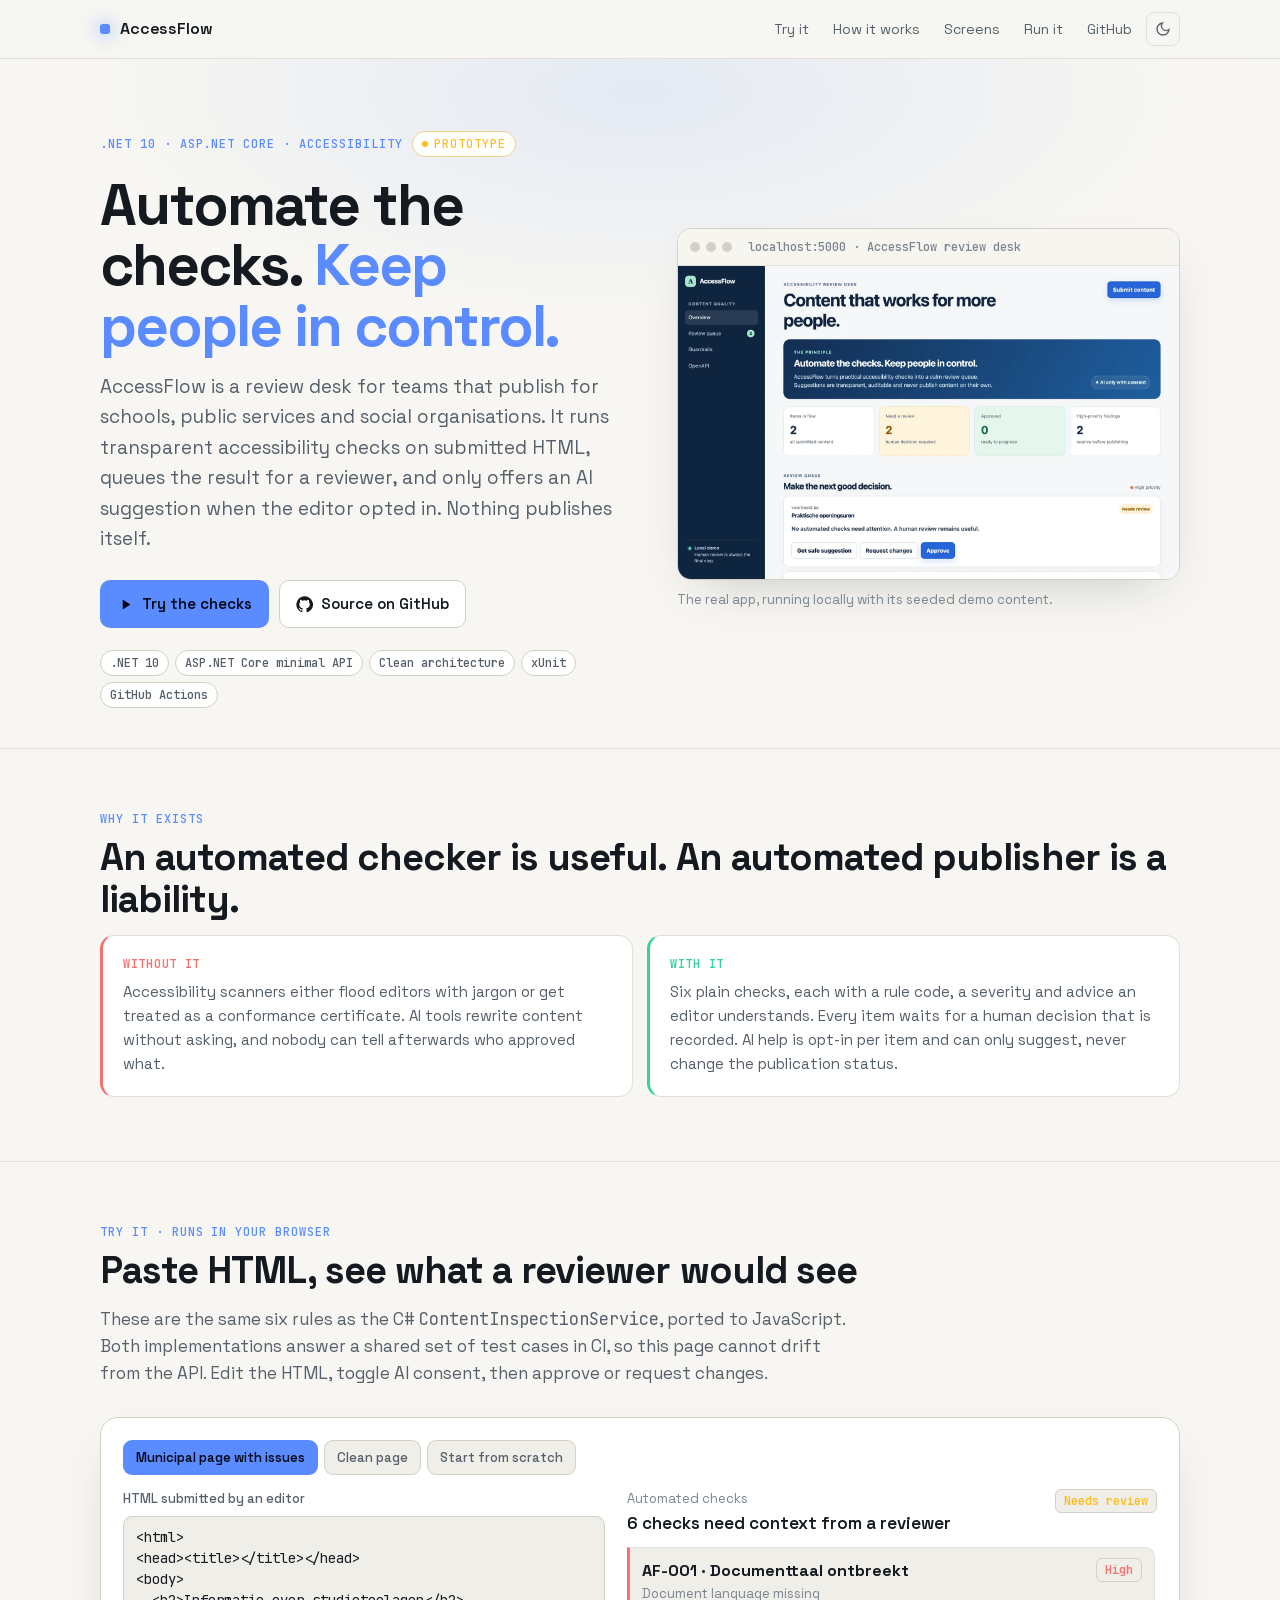
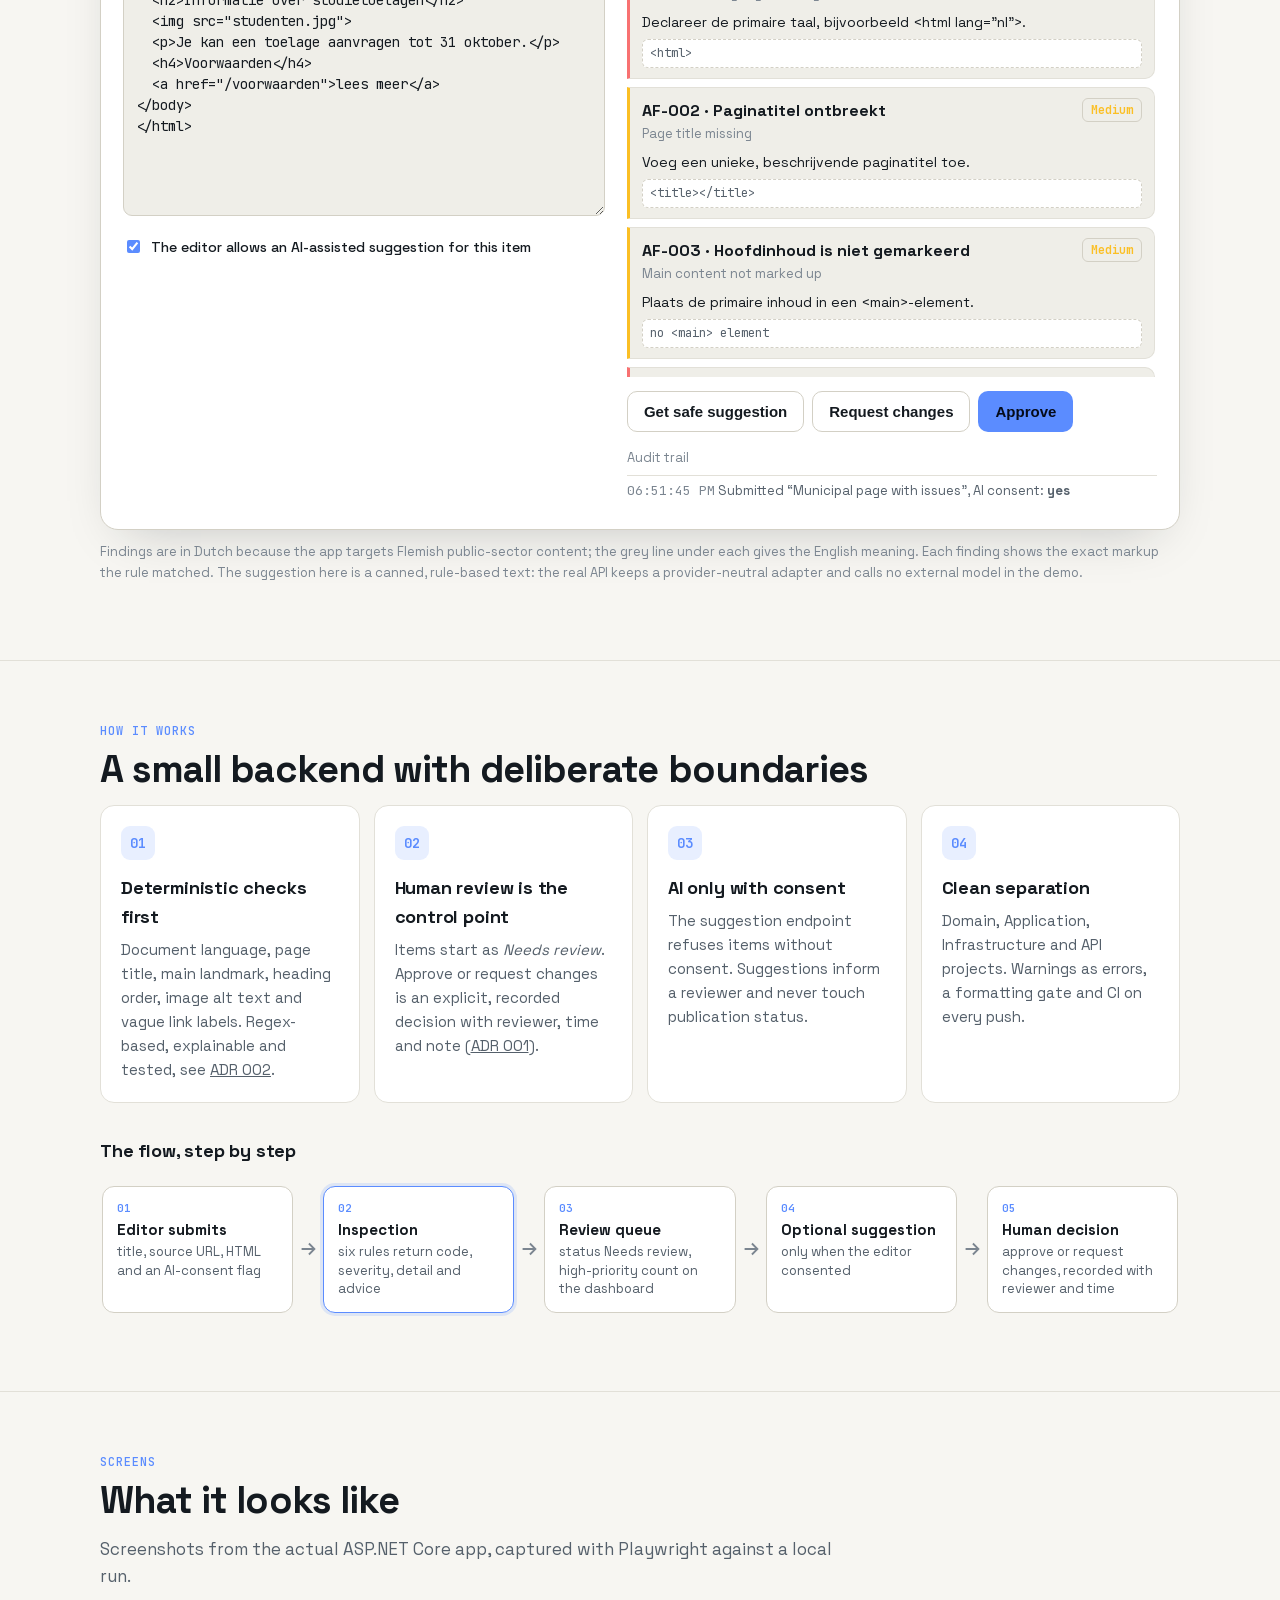
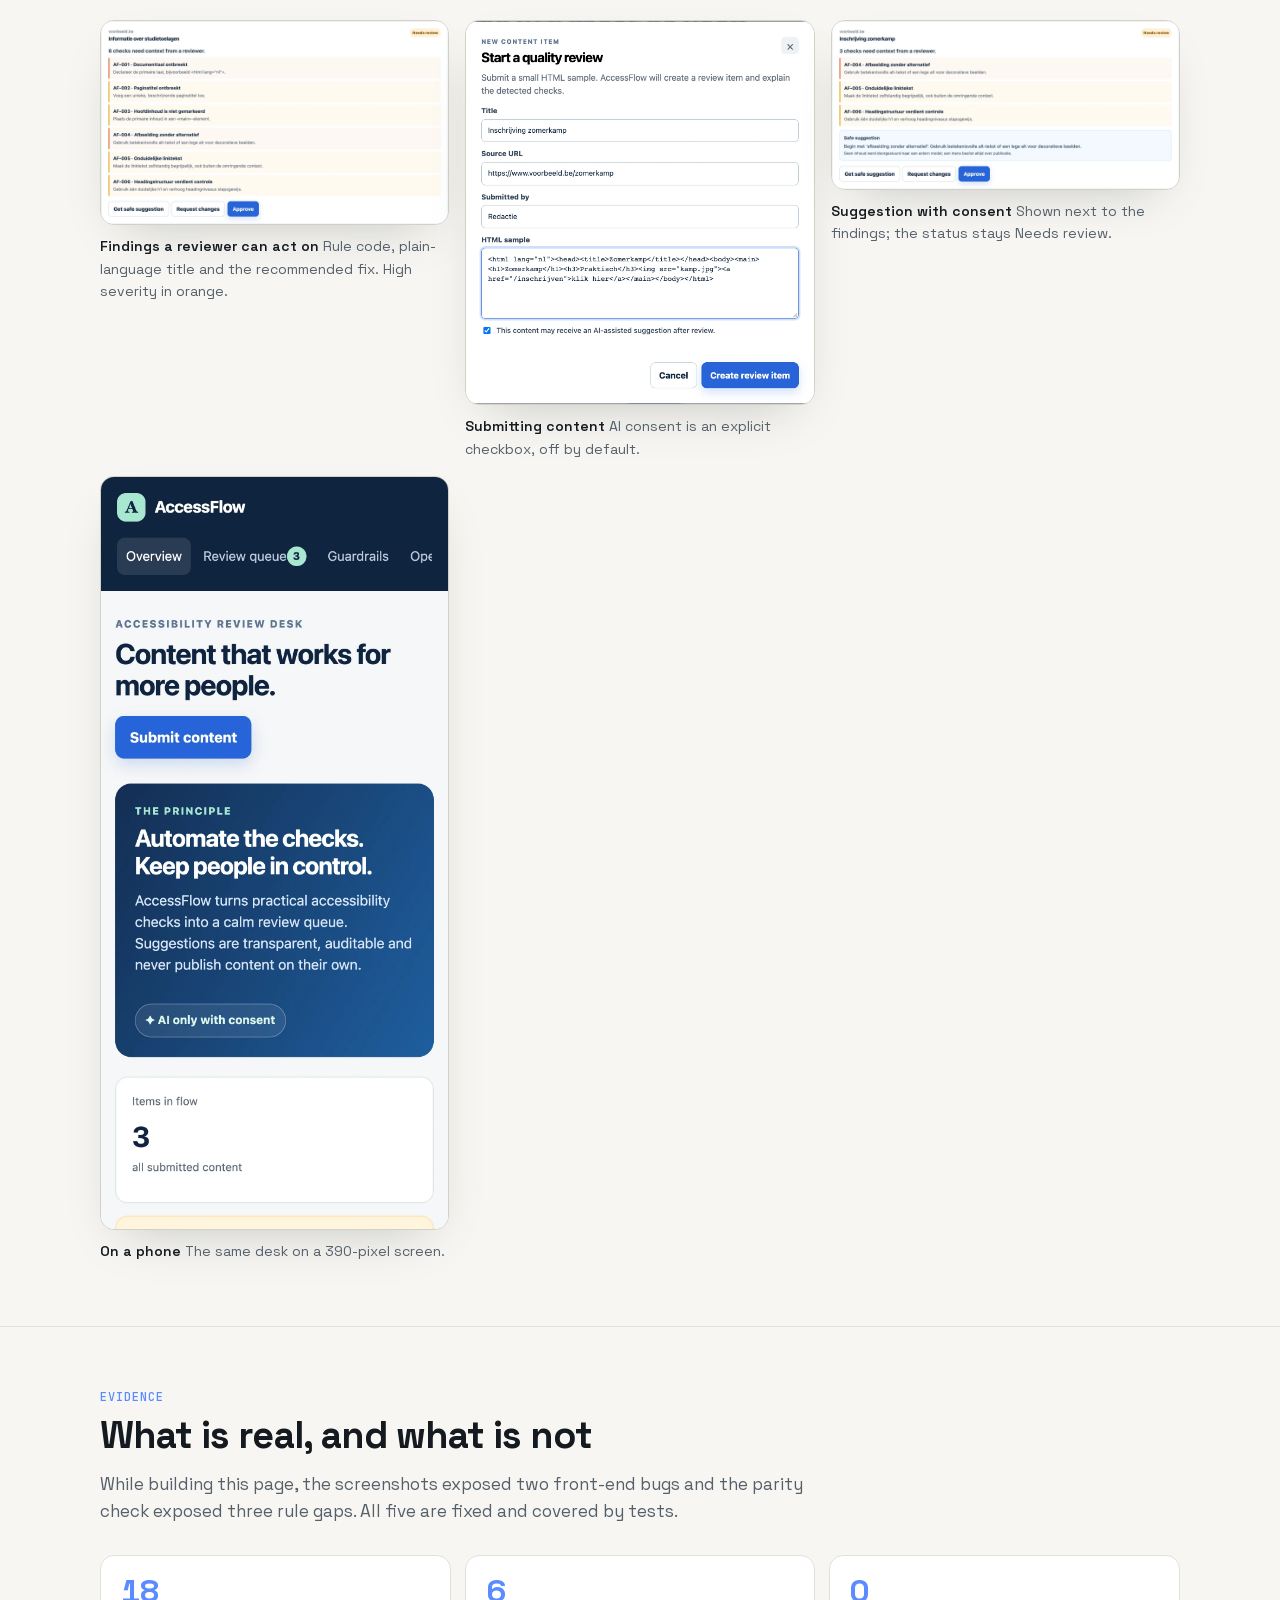
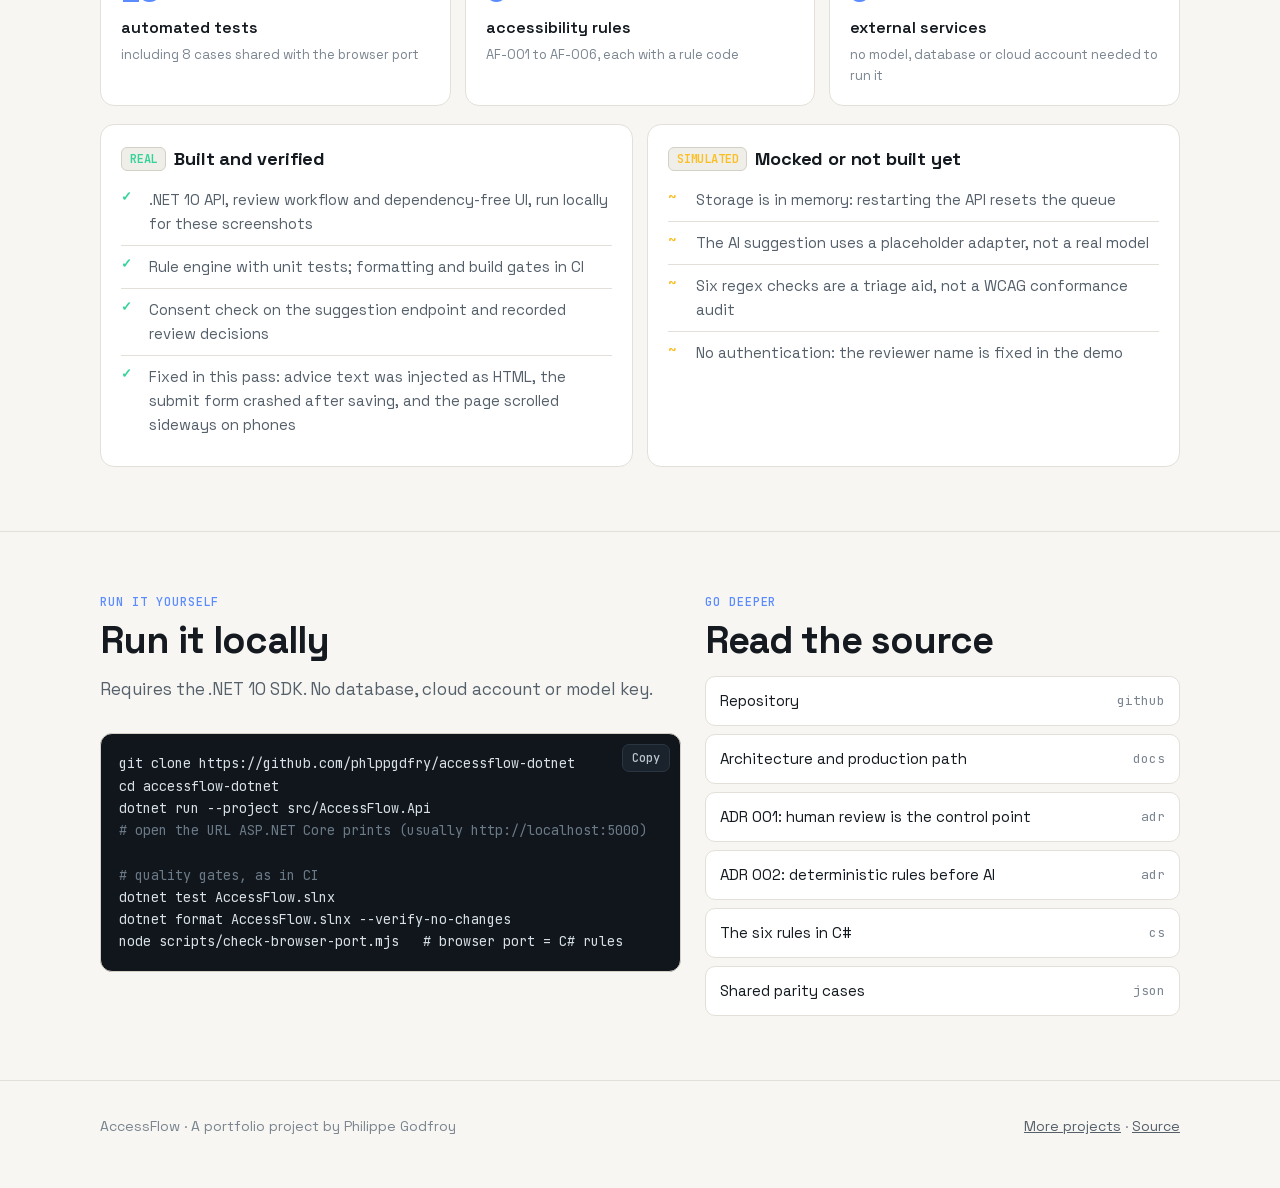
<file: site/index.html>
<!doctype html>
<html lang="en">
<head>
<meta charset="utf-8"><meta name="viewport" content="width=device-width,initial-scale=1">
<title>AccessFlow — accessibility checks with a human in control</title>
<meta name="description" content="A .NET 10 review desk that turns six deterministic accessibility checks into an auditable queue. AI suggestions only with consent; a person always decides. Try the checks live in your browser.">
<link rel="canonical" href="https://phlppgdfry.github.io/accessflow-dotnet/">
<meta property="og:type" content="website"><meta property="og:title" content="AccessFlow — accessibility checks with a human in control"><meta property="og:description" content="A .NET 10 review desk that turns six deterministic accessibility checks into an auditable queue. AI suggestions only with consent; a person always decides. Try the checks live in your browser.">
<meta property="og:url" content="https://phlppgdfry.github.io/accessflow-dotnet/"><meta property="og:image" content="https://phlppgdfry.github.io/accessflow-dotnet/og.jpg"><meta name="twitter:card" content="summary_large_image">
<meta name="theme-color" content="#0a0d12">
<link rel="icon" href="data:image/svg+xml,%3Csvg xmlns='http://www.w3.org/2000/svg' viewBox='0 0 32 32'%3E%3Crect width='32' height='32' rx='8' fill='%235b8cff'/%3E%3C/svg%3E">
<link rel="preload" href="assets/space-grotesk-latin.woff2" as="font" type="font/woff2" crossorigin>
<link rel="stylesheet" href="assets/showcase.css">
<style>:root{--brand:#5b8cff;--accent-ink:#050b1a}
.af-grid{display:grid;grid-template-columns:1fr 1.1fr;gap:22px}
.af-grid>*{min-width:0}
@media (max-width:900px){.af-grid{grid-template-columns:1fr}}
.af-check{display:flex!important;gap:8px;align-items:flex-start;margin-top:12px;font-size:14px!important;color:var(--fg)!important}
.af-check input{width:auto!important;margin-top:4px;accent-color:var(--accent)}
.af-head{display:flex;justify-content:space-between;align-items:flex-start;gap:12px;margin-bottom:10px}
.af-sum{font-weight:600;font-size:17px}
.af-list{display:grid;gap:8px;max-height:430px;overflow:auto;padding-right:2px}
.af-f{background:var(--bg2);border:1px solid var(--line);border-left:3px solid var(--warn);border-radius:0 10px 10px 0;padding:10px 12px}
.af-f.high{border-left-color:var(--bad)}
.af-ft{display:flex;justify-content:space-between;gap:8px;align-items:flex-start}
.af-rec{font-size:14px;margin:6px 0}
.af-ev{display:block;font-size:12px;color:var(--muted);background:var(--card);border:1px dashed var(--line2);border-radius:6px;padding:4px 7px;overflow-wrap:anywhere}
.af-actions{display:flex;flex-wrap:wrap;gap:8px;margin-top:14px}
.af-actions .btn[disabled]{opacity:.45;cursor:not-allowed;transform:none}
.af-suggest{margin-top:12px;background:color-mix(in srgb,var(--info) 10%,var(--bg2));border:1px solid color-mix(in srgb,var(--info) 35%,var(--line));border-radius:10px;padding:12px;font-size:14px}
.af-suggest b{display:block;margin-bottom:4px}
.af-audit{margin:6px 0 0;padding:0;list-style:none;font-size:13px;color:var(--muted);max-height:150px;overflow:auto}
.af-audit li{padding:5px 0;border-top:1px solid var(--line)}
</style>
</head>
<body>
<div class="top"><div class="wrap">
  <a class="brand" href="#"><i class="dot"></i><span>AccessFlow</span></a>
  <nav><a class="" href="#demo">Try it</a><a class="" href="#how">How it works</a><a class="hide-sm" href="#screens">Screens</a><a class="hide-sm" href="#run">Run it</a><a href="https://github.com/phlppgdfry/accessflow-dotnet" aria-label="GitHub repository">GitHub</a><button class="theme" type="button" aria-label="Toggle light or dark theme"><svg width="16" height="16" viewBox="0 0 24 24" fill="none" stroke="currentColor" stroke-width="2"><path d="M21 12.8A9 9 0 1 1 11.2 3a7 7 0 0 0 9.8 9.8z"/></svg></button></nav>
</div></div>
<main>
<header class="hero"><div class="wrap grid">
  <div>
    <div class="kicker"><span>.NET 10 · ASP.NET Core · accessibility</span><span class="chip status">Prototype</span></div>
    <h1>Automate the checks. <em>Keep people in control.</em></h1>
    <p class="lede">AccessFlow is a review desk for teams that publish for schools, public services and social organisations. It runs transparent accessibility checks on submitted HTML, queues the result for a reviewer, and only offers an AI suggestion when the editor opted in. Nothing publishes itself.</p>
    <div class="ctas"><a class="btn primary" href="#demo"><svg viewBox="0 0 24 24" fill="currentColor"><path d="M8 5v14l11-7z"/></svg> Try the checks</a><a class="btn" href="https://github.com/phlppgdfry/accessflow-dotnet"><svg viewBox="0 0 24 24" fill="currentColor"><path d="M12 .5a11.5 11.5 0 0 0-3.64 22.41c.58.1.79-.25.79-.56v-2c-3.2.7-3.88-1.37-3.88-1.37-.53-1.33-1.28-1.69-1.28-1.69-1.05-.72.08-.7.08-.7 1.16.08 1.77 1.19 1.77 1.19 1.03 1.77 2.7 1.26 3.36.96.1-.75.4-1.26.73-1.55-2.55-.29-5.24-1.28-5.24-5.69 0-1.26.45-2.29 1.19-3.1-.12-.29-.52-1.46.11-3.05 0 0 .97-.31 3.17 1.18a11 11 0 0 1 5.77 0c2.2-1.49 3.17-1.18 3.17-1.18.63 1.59.23 2.76.11 3.05.74.81 1.19 1.84 1.19 3.1 0 4.42-2.7 5.39-5.26 5.68.41.36.78 1.06.78 2.14v3.17c0 .31.21.67.8.56A11.5 11.5 0 0 0 12 .5Z"/></svg> Source on GitHub</a></div>
    <div class="stack"><span class="chip">.NET 10</span><span class="chip">ASP.NET Core minimal API</span><span class="chip">Clean architecture</span><span class="chip">xUnit</span><span class="chip">GitHub Actions</span></div>
  </div>
  <div class="hero-visual"><div class="frame"><div class="bar"><i></i><i></i><i></i><b>localhost:5000 · AccessFlow review desk</b></div><img src="img/accessflow-dotnet-shots-overview.webp" alt="AccessFlow" width="1600" height="1000"></div><div class="caption">The real app, running locally with its seeded demo content.</div></div>
</div></header>
<section id="why"><div class="wrap">
  <p class="eyebrow">Why it exists</p><h2>An automated checker is useful. An automated publisher is a liability.</h2>
  <div class="problem">
    <div class="card before"><div class="label">Without it</div><p>Accessibility scanners either flood editors with jargon or get treated as a conformance certificate. AI tools rewrite content without asking, and nobody can tell afterwards who approved what.</p></div>
    <div class="card after"><div class="label">With it</div><p>Six plain checks, each with a rule code, a severity and advice an editor understands. Every item waits for a human decision that is recorded. AI help is opt-in per item and can only suggest, never change the publication status.</p></div>
  </div>
</div></section>
<section id="demo"><div class="wrap">
  <p class="eyebrow">Try it · runs in your browser</p><h2>Paste HTML, see what a reviewer would see</h2>
  <p class="sub">These are the same six rules as the C# <code>ContentInspectionService</code>, ported to JavaScript. Both implementations answer a shared set of test cases in CI, so this page cannot drift from the API. Edit the HTML, toggle AI consent, then approve or request changes.</p>
  <div class="demo"><div class="tabs" role="tablist" id="af-presets"></div>
<div class="af-grid">
  <div>
    <label for="af-html">HTML submitted by an editor</label>
    <textarea id="af-html" spellcheck="false" style="min-height:300px"></textarea>
    <label class="af-check"><input type="checkbox" id="af-consent"> The editor allows an AI-assisted suggestion for this item</label>
  </div>
  <div>
    <div class="af-head">
      <div><div class="small dim">Automated checks</div><div id="af-summary" class="af-sum"></div></div>
      <span id="af-status" class="pill warn">Needs review</span>
    </div>
    <div id="af-findings" class="af-list"></div>
    <div class="af-actions">
      <button type="button" class="btn" id="af-suggest">Get safe suggestion</button>
      <button type="button" class="btn" id="af-changes">Request changes</button>
      <button type="button" class="btn primary" id="af-approve">Approve</button>
    </div>
    <div id="af-suggestion" class="af-suggest" hidden></div>
    <div class="small dim" style="margin-top:16px">Audit trail</div>
    <ol id="af-audit" class="af-audit"></ol>
  </div>
</div>
</div>
  <p class="note">Findings are in Dutch because the app targets Flemish public-sector content; the grey line under each gives the English meaning. Each finding shows the exact markup the rule matched. The suggestion here is a canned, rule-based text: the real API keeps a provider-neutral adapter and calls no external model in the demo.</p>
</div></section>
<section id="how"><div class="wrap">
  <p class="eyebrow">How it works</p><h2>A small backend with deliberate boundaries</h2>
  
  <div class="cards"><div class="card"><div class="ic">01</div><h3>Deterministic checks first</h3><p>Document language, page title, main landmark, heading order, image alt text and vague link labels. Regex-based, explainable and tested, see <a href="https://github.com/phlppgdfry/accessflow-dotnet/blob/main/docs/adr/002-deterministic-rules-before-ai.md">ADR 002</a>.</p></div><div class="card"><div class="ic">02</div><h3>Human review is the control point</h3><p>Items start as <em>Needs review</em>. Approve or request changes is an explicit, recorded decision with reviewer, time and note (<a href="https://github.com/phlppgdfry/accessflow-dotnet/blob/main/docs/adr/001-human-review-is-the-control-point.md">ADR 001</a>).</p></div><div class="card"><div class="ic">03</div><h3>AI only with consent</h3><p>The suggestion endpoint refuses items without consent. Suggestions inform a reviewer and never touch publication status.</p></div><div class="card"><div class="ic">04</div><h3>Clean separation</h3><p>Domain, Application, Infrastructure and API projects. Warnings as errors, a formatting gate and CI on every push.</p></div></div>
  <h3 style="margin:34px 0 14px">The flow, step by step</h3><div class="flow" role="list"><div class="node"><div class="n">01</div><b>Editor submits</b><small>title, source URL, HTML and an AI-consent flag</small></div><div class="arrow" aria-hidden="true"><svg viewBox="0 0 24 24" fill="none" stroke="currentColor" stroke-width="2"><path d="M5 12h14M13 6l6 6-6 6"/></svg></div><div class="node hl"><div class="n">02</div><b>Inspection</b><small>six rules return code, severity, detail and advice</small></div><div class="arrow" aria-hidden="true"><svg viewBox="0 0 24 24" fill="none" stroke="currentColor" stroke-width="2"><path d="M5 12h14M13 6l6 6-6 6"/></svg></div><div class="node"><div class="n">03</div><b>Review queue</b><small>status Needs review, high-priority count on the dashboard</small></div><div class="arrow" aria-hidden="true"><svg viewBox="0 0 24 24" fill="none" stroke="currentColor" stroke-width="2"><path d="M5 12h14M13 6l6 6-6 6"/></svg></div><div class="node"><div class="n">04</div><b>Optional suggestion</b><small>only when the editor consented</small></div><div class="arrow" aria-hidden="true"><svg viewBox="0 0 24 24" fill="none" stroke="currentColor" stroke-width="2"><path d="M5 12h14M13 6l6 6-6 6"/></svg></div><div class="node"><div class="n">05</div><b>Human decision</b><small>approve or request changes, recorded with reviewer and time</small></div></div>
</div></section>
<section id="screens"><div class="wrap">
  <p class="eyebrow">Screens</p><h2>What it looks like</h2>
  <p class="sub">Screenshots from the actual ASP.NET Core app, captured with Playwright against a local run.</p>
  <div class="gallery"><figure data-zoom="Findings a reviewer can act on — Rule code, plain-language title and the recommended fix. High severity in orange."><div class="frame"><img src="img/accessflow-dotnet-shots-findings.webp" alt="Findings a reviewer can act on" width="1600" height="936" loading="lazy" decoding="async"></div><figcaption><b>Findings a reviewer can act on</b> Rule code, plain-language title and the recommended fix. High severity in orange.</figcaption></figure><figure data-zoom="Submitting content — AI consent is an explicit checkbox, off by default."><div class="frame"><img src="img/accessflow-dotnet-shots-submit.webp" alt="Submitting content" width="1280" height="1412" loading="lazy" decoding="async"></div><figcaption><b>Submitting content</b> AI consent is an explicit checkbox, off by default.</figcaption></figure><figure data-zoom="Suggestion with consent — Shown next to the findings; the status stays Needs review."><div class="frame"><img src="img/accessflow-dotnet-shots-suggestion.webp" alt="Suggestion with consent" width="1600" height="772" loading="lazy" decoding="async"></div><figcaption><b>Suggestion with consent</b> Shown next to the findings; the status stays Needs review.</figcaption></figure><figure data-zoom="On a phone — The same desk on a 390-pixel screen."><div class="frame"><img src="img/accessflow-dotnet-shots-mobile.webp" alt="On a phone" width="1170" height="2532" loading="lazy" decoding="async"></div><figcaption><b>On a phone</b> The same desk on a 390-pixel screen.</figcaption></figure></div>
</div></section>
<section id="evidence"><div class="wrap">
  <p class="eyebrow">Evidence</p><h2>What is real, and what is not</h2>
  <p class="sub">While building this page, the screenshots exposed two front-end bugs and the parity check exposed three rule gaps. All five are fixed and covered by tests.</p>
  <div class="metrics"><div class="metric"><div class="v">18</div><div class="l">automated tests</div><div class="s">including 8 cases shared with the browser port</div></div><div class="metric"><div class="v">6</div><div class="l">accessibility rules</div><div class="s">AF-001 to AF-006, each with a rule code</div></div><div class="metric"><div class="v">0</div><div class="l">external services</div><div class="s">no model, database or cloud account needed to run it</div></div></div>
  <div class="honest" style="margin-top:18px">
      <div class="card real"><h3><span class="pill ok">REAL</span> Built and verified</h3><ul><li>.NET 10 API, review workflow and dependency-free UI, run locally for these screenshots</li><li>Rule engine with unit tests; formatting and build gates in CI</li><li>Consent check on the suggestion endpoint and recorded review decisions</li><li>Fixed in this pass: advice text was injected as HTML, the submit form crashed after saving, and the page scrolled sideways on phones</li></ul></div>
      <div class="card sim"><h3><span class="pill warn">SIMULATED</span> Mocked or not built yet</h3><ul><li>Storage is in memory: restarting the API resets the queue</li><li>The AI suggestion uses a placeholder adapter, not a real model</li><li>Six regex checks are a triage aid, not a WCAG conformance audit</li><li>No authentication: the reviewer name is fixed in the demo</li></ul></div></div>
</div></section>
<section id="run"><div class="wrap two">
  <div><p class="eyebrow">Run it yourself</p><h2>Run it locally</h2>
  <p class="sub">Requires the .NET 10 SDK. No database, cloud account or model key.</p>
  <div class="code"><button class="copy" type="button">Copy</button><pre><code>git clone https://github.com/phlppgdfry/accessflow-dotnet
cd accessflow-dotnet
dotnet run --project src/AccessFlow.Api
<span class="c"># open the URL ASP.NET Core prints (usually http://localhost:5000)</span>

<span class="c"># quality gates, as in CI</span>
dotnet test AccessFlow.slnx
dotnet format AccessFlow.slnx --verify-no-changes
node scripts/check-browser-port.mjs   # browser port = C# rules</code></pre></div></div>
  <div><p class="eyebrow">Go deeper</p><h2>Read the source</h2>
  <div class="links"><a href="https://github.com/phlppgdfry/accessflow-dotnet"><span>Repository</span><span>github</span></a><a href="https://github.com/phlppgdfry/accessflow-dotnet/blob/HEAD/docs/architecture.md"><span>Architecture and production path</span><span>docs</span></a><a href="https://github.com/phlppgdfry/accessflow-dotnet/blob/HEAD/docs/adr/001-human-review-is-the-control-point.md"><span>ADR 001: human review is the control point</span><span>adr</span></a><a href="https://github.com/phlppgdfry/accessflow-dotnet/blob/HEAD/docs/adr/002-deterministic-rules-before-ai.md"><span>ADR 002: deterministic rules before AI</span><span>adr</span></a><a href="https://github.com/phlppgdfry/accessflow-dotnet/blob/HEAD/src/AccessFlow.Application/ContentInspectionService.cs"><span>The six rules in C#</span><span>cs</span></a><a href="https://github.com/phlppgdfry/accessflow-dotnet/blob/HEAD/tests/parity/inspection-cases.json"><span>Shared parity cases</span><span>json</span></a></div></div>
</div></section></main>
<footer><div class="wrap">
  <span>AccessFlow · A portfolio project by Philippe Godfroy</span>
  <span><a href="https://www.philippegodfroy.com/work">More projects</a> · <a href="https://github.com/phlppgdfry/accessflow-dotnet">Source</a></span>
</div></footer>
<script src="assets/showcase.js"></script>
<script src="assets/demo.js" type="module"></script>
</body></html>
</file>
<file: site/assets/showcase.css>
/* Showcase kit — shared styles for project pages. Self-hosted fonts, no external requests. */
@font-face{font-family:'Space Grotesk';font-style:normal;font-weight:400 700;font-display:swap;src:url('space-grotesk-latin.woff2') format('woff2')}
@font-face{font-family:'JetBrains Mono';font-style:normal;font-weight:300 700;font-display:swap;src:url('jetbrains-mono-latin.woff2') format('woff2')}

:root{
  --bg:#0a0d12; --bg2:#0e131a; --card:#111821; --card2:#151e29; --line:#1f2a37; --line2:#2a3746;
  --fg:#e6ece9; --muted:#93a1ad; --dim:#66737f;
  --accent:var(--brand,#34d399); --accent-ink:#06110c;
  --ok:#34d399; --warn:#fbbf24; --bad:#f87171; --info:#60a5fa;
  --radius:14px; --shadow:0 20px 60px -20px rgba(0,0,0,.6);
  --mono:'JetBrains Mono',ui-monospace,SFMono-Regular,Menlo,monospace;
  --sans:'Space Grotesk',system-ui,-apple-system,Segoe UI,sans-serif;
  color-scheme:dark;
}
@media (prefers-color-scheme:light){
  :root:not([data-theme="dark"]){
    --bg:#f7f6f2; --bg2:#efeee8; --card:#ffffff; --card2:#f6f5f0; --line:#e2e0d8; --line2:#d3d0c5;
    --fg:#141a20; --muted:#55606b; --dim:#7b8590; --shadow:0 20px 50px -24px rgba(20,26,32,.25); color-scheme:light;
  }
}
:root[data-theme="light"]{
  --bg:#f7f6f2; --bg2:#efeee8; --card:#ffffff; --card2:#f6f5f0; --line:#e2e0d8; --line2:#d3d0c5;
  --fg:#141a20; --muted:#55606b; --dim:#7b8590; --shadow:0 20px 50px -24px rgba(20,26,32,.25); color-scheme:light;
}
*{box-sizing:border-box}
html{scroll-behavior:smooth;-webkit-text-size-adjust:100%}
body{margin:0;background:var(--bg);color:var(--fg);font:16px/1.6 var(--sans);-webkit-font-smoothing:antialiased;overflow-x:hidden}
a{color:inherit}
img{max-width:100%;display:block}
code,pre,kbd,.mono{font-family:var(--mono);font-variant-ligatures:none}
.wrap{max-width:1120px;margin:0 auto;padding:0 20px}
@media (max-width:520px){.wrap{padding:0 16px}}

/* top bar */
.top{position:sticky;top:0;z-index:20;backdrop-filter:saturate(1.4) blur(12px);-webkit-backdrop-filter:saturate(1.4) blur(12px);background:color-mix(in srgb,var(--bg) 78%,transparent);border-bottom:1px solid var(--line)}
.top .wrap{display:flex;align-items:center;gap:16px;height:58px}
.brand{display:flex;align-items:center;gap:10px;text-decoration:none;font-weight:600;letter-spacing:-.01em;min-width:0}
.brand .dot{width:10px;height:10px;border-radius:3px;background:var(--accent);box-shadow:0 0 18px var(--accent);flex:none}
.brand span{white-space:nowrap;overflow:hidden;text-overflow:ellipsis}
.top nav{margin-left:auto;display:flex;gap:4px;align-items:center}
.top nav a{font-size:14px;color:var(--muted);text-decoration:none;padding:6px 10px;border-radius:8px}
.top nav a:hover{color:var(--fg);background:var(--card)}
@media (max-width:760px){.top nav a.hide-sm{display:none}}
@media (max-width:520px){.top nav a:not(:first-child):not([aria-label]){display:none}.top nav a{padding:6px 8px}}
.theme{background:none;border:1px solid var(--line);color:var(--muted);border-radius:8px;width:34px;height:34px;cursor:pointer;display:grid;place-items:center}
.theme:hover{color:var(--fg)}

/* hero */
.hero{position:relative;padding:72px 0 40px;overflow:hidden}
.hero::before{content:"";position:absolute;inset:-40% -10% auto;height:620px;background:radial-gradient(closest-side,color-mix(in srgb,var(--accent) 22%,transparent),transparent 70%);pointer-events:none;opacity:.55}
.hero .grid>*,.two>*,.problem>*,.honest>*{min-width:0}
.hero .grid{position:relative;display:grid;grid-template-columns:1.05fr 1fr;gap:48px;align-items:center}
@media (max-width:900px){.hero{padding:44px 0 24px}.hero .grid{grid-template-columns:1fr;gap:32px}}
.kicker{font:500 12px/1 var(--mono);letter-spacing:.08em;text-transform:uppercase;color:var(--accent);display:flex;gap:10px;flex-wrap:wrap;align-items:center}
.chip{display:inline-flex;align-items:center;gap:6px;font:500 12px/1 var(--mono);padding:6px 9px;border-radius:999px;border:1px solid var(--line2);color:var(--muted);background:var(--card)}
.chip.status{color:var(--warn);border-color:color-mix(in srgb,var(--warn) 40%,var(--line))}
.chip.status.live{color:var(--ok);border-color:color-mix(in srgb,var(--ok) 40%,var(--line))}
.chip.status::before{content:"";width:6px;height:6px;border-radius:50%;background:currentColor}
h1{font-size:clamp(34px,5.4vw,58px);line-height:1.04;letter-spacing:-.035em;margin:18px 0 16px;font-weight:700}
h1 em{font-style:normal;color:var(--accent)}
.lede{font-size:clamp(17px,1.7vw,19px);color:var(--muted);max-width:40em;margin:0 0 26px}
.ctas{display:flex;gap:10px;flex-wrap:wrap}
.btn{display:inline-flex;align-items:center;gap:8px;text-decoration:none;font-weight:600;font-size:15px;padding:11px 16px;border-radius:10px;border:1px solid var(--line2);background:var(--card);color:var(--fg);cursor:pointer;transition:transform .15s,border-color .15s}
.btn:hover{transform:translateY(-1px);border-color:var(--accent)}
.btn.primary{background:var(--accent);color:var(--accent-ink);border-color:transparent}
.btn svg{width:17px;height:17px}
.stack{display:flex;flex-wrap:wrap;gap:6px;margin-top:22px}

/* frames */
.frame{border-radius:var(--radius);border:1px solid var(--line2);background:var(--card);box-shadow:var(--shadow);overflow:hidden}
.frame .bar{display:flex;align-items:center;gap:6px;padding:10px 12px;border-bottom:1px solid var(--line);background:var(--card2)}
.frame .bar i{width:10px;height:10px;border-radius:50%;background:var(--line2)}
.frame .bar b{margin-left:10px;font:500 12px var(--mono);color:var(--dim);white-space:nowrap;overflow:hidden;text-overflow:ellipsis}
.frame img{width:100%;height:auto}
.phones{display:flex;gap:14px;justify-content:center;align-items:flex-end}
.phone{width:min(46%,230px);border-radius:34px;border:8px solid #000;background:#000;box-shadow:var(--shadow);overflow:hidden;outline:1px solid var(--line2)}
.phone:nth-child(2){transform:translateY(-22px)}
.phone img{border-radius:26px}
.hero-visual{position:relative}
.hero-visual .caption{font-size:13px;color:var(--dim);margin-top:10px}

/* sections */
section{padding:64px 0;border-top:1px solid var(--line)}
@media (max-width:760px){section{padding:46px 0}}
.eyebrow{font:500 12px/1 var(--mono);letter-spacing:.08em;text-transform:uppercase;color:var(--accent);margin:0 0 12px}
h2{font-size:clamp(26px,3.4vw,38px);line-height:1.1;letter-spacing:-.025em;margin:0 0 14px}
h3{font-size:18px;margin:0 0 6px;letter-spacing:-.01em}
.sub{color:var(--muted);max-width:44em;margin:0 0 30px;font-size:17px}
.cards{display:grid;grid-template-columns:repeat(auto-fit,minmax(240px,1fr));gap:14px}
.card{background:var(--card);border:1px solid var(--line);border-radius:var(--radius);padding:20px}
.card p{margin:0;color:var(--muted);font-size:15px}
.card .ic{width:34px;height:34px;border-radius:9px;display:grid;place-items:center;background:color-mix(in srgb,var(--accent) 14%,transparent);color:var(--accent);margin-bottom:14px;font:600 14px var(--mono)}
.problem{display:grid;grid-template-columns:1fr 1fr;gap:14px}
@media (max-width:760px){.problem{grid-template-columns:1fr}}
.problem .card.before{border-left:3px solid var(--bad)}
.problem .card.after{border-left:3px solid var(--ok)}
.problem .label{font:600 12px var(--mono);letter-spacing:.06em;text-transform:uppercase;margin-bottom:8px}
.problem .before .label{color:var(--bad)} .problem .after .label{color:var(--ok)}

/* flow diagram */
.flow{display:flex;align-items:stretch;gap:0;overflow-x:auto;padding:6px 2px 14px;scrollbar-width:thin}
.flow .node{flex:1 0 150px;max-width:220px;background:var(--card);border:1px solid var(--line2);border-radius:12px;padding:14px;position:relative}
.flow .node.hl{border-color:var(--accent);box-shadow:0 0 0 3px color-mix(in srgb,var(--accent) 16%,transparent)}
.flow .node .n{font:600 11px var(--mono);color:var(--accent);margin-bottom:6px}
.flow .node b{display:block;font-size:15px;line-height:1.25;margin-bottom:4px}
.flow .node small{display:block;color:var(--muted);font-size:13px;line-height:1.4}
.flow .arrow{flex:0 0 30px;display:grid;place-items:center;color:var(--dim)}
.flow .arrow svg{width:22px;height:22px}
@media (max-width:760px){
  .flow{flex-direction:column;overflow:visible}
  .flow .node{max-width:none;flex:none}
  .flow .arrow{flex:0 0 26px;transform:rotate(90deg)}
}
.flow-note{font-size:14px;color:var(--dim);margin-top:4px}

/* gallery */
.gallery{display:grid;grid-template-columns:repeat(auto-fit,minmax(300px,1fr));gap:16px}
.gallery.phones-g{grid-template-columns:repeat(auto-fit,minmax(170px,1fr))}
.gallery figure{margin:0;cursor:zoom-in}
.gallery figure .frame{transition:transform .2s,border-color .2s}
.gallery figure:hover .frame{transform:translateY(-2px);border-color:var(--accent)}
.gallery figcaption{font-size:14px;color:var(--muted);margin-top:10px}
.gallery figcaption b{color:var(--fg);font-weight:600}
.lightbox{position:fixed;inset:0;background:rgba(5,7,10,.92);z-index:100;display:none;place-items:center;padding:24px;cursor:zoom-out}
.lightbox.open{display:grid}
.lightbox img{max-height:88vh;width:auto;max-width:100%;border-radius:10px}
.lightbox p{color:#cfd8df;text-align:center;margin:12px 0 0;font-size:14px}
video{width:100%;display:block;background:#000}

/* metrics */
.metrics{display:grid;grid-template-columns:repeat(auto-fit,minmax(200px,1fr));gap:14px}
.metric{background:var(--card);border:1px solid var(--line);border-radius:var(--radius);padding:18px 20px}
.metric .v{font-size:32px;font-weight:700;letter-spacing:-.03em;line-height:1.1;color:var(--accent);font-variant-numeric:tabular-nums}
.metric .l{font-weight:600;margin-top:6px}
.metric .s{color:var(--dim);font-size:13px;margin-top:4px}

/* honesty */
.honest{display:grid;grid-template-columns:1fr 1fr;gap:14px}
@media (max-width:760px){.honest{grid-template-columns:1fr}}
.honest ul{margin:0;padding:0;list-style:none}
.honest li{padding:9px 0 9px 28px;position:relative;border-top:1px solid var(--line);color:var(--muted);font-size:15px}
.honest li:first-child{border-top:0}
.honest li::before{position:absolute;left:0;top:9px;font:700 13px var(--mono)}
.honest .real li::before{content:"✓";color:var(--ok)}
.honest .sim li::before{content:"~";color:var(--warn)}
.honest h3{display:flex;align-items:center;gap:8px}

/* code */
.code{position:relative;background:#07090c;border:1px solid var(--line2);border-radius:12px;overflow:hidden}
:root[data-theme="light"] .code{background:#11161c}
@media (prefers-color-scheme:light){:root:not([data-theme="dark"]) .code{background:#11161c}}
.code pre{margin:0;padding:18px 18px;overflow-x:auto;font-size:13.5px;line-height:1.65;color:#d7e0e6}
.code .copy{position:absolute;top:10px;right:10px;font:500 12px var(--mono);background:#1a222c;border:1px solid #2a3542;color:#b9c4cc;border-radius:7px;padding:5px 9px;cursor:pointer}
.code .copy:hover{color:#fff}
.code .c{color:#6b7a87}
.code .da{color:#4ade80}.code .dd{color:#f87171}
.two{display:grid;grid-template-columns:1.1fr .9fr;gap:24px;align-items:start}
@media (max-width:900px){.two{grid-template-columns:1fr}}
.links{display:flex;flex-direction:column;gap:8px}
.links a{display:flex;justify-content:space-between;gap:12px;align-items:center;text-decoration:none;padding:12px 14px;border:1px solid var(--line);border-radius:10px;background:var(--card);font-size:15px}
.links a:hover{border-color:var(--accent)}
.links a span:last-child{color:var(--dim);font-family:var(--mono);font-size:13px}

/* demo container */
.demo{background:var(--card);border:1px solid var(--line2);border-radius:18px;padding:22px;box-shadow:var(--shadow)}
@media (max-width:520px){.demo{padding:14px;border-radius:14px}}
.demo label{font-size:13px;color:var(--muted);display:block;margin-bottom:6px;font-weight:500}
.demo input,.demo select,.demo textarea{width:100%;font:14px var(--mono);color:var(--fg);background:var(--bg2);border:1px solid var(--line2);border-radius:9px;padding:10px 12px;outline:none}
.demo textarea{min-height:180px;resize:vertical;line-height:1.5}
.demo input:focus,.demo select:focus,.demo textarea:focus{border-color:var(--accent)}
.demo input[type=range]{padding:0;accent-color:var(--accent);background:none;border:0}
.demo .row{display:grid;grid-template-columns:repeat(auto-fit,minmax(180px,1fr));gap:12px;margin-bottom:12px}
.pill{display:inline-flex;align-items:center;gap:6px;font:600 12px/1 var(--mono);padding:5px 8px;border-radius:6px;background:var(--bg2);border:1px solid var(--line2)}
.pill.ok{color:var(--ok)} .pill.warn{color:var(--warn)} .pill.bad{color:var(--bad)} .pill.info{color:var(--info)}
.tbl{width:100%;border-collapse:collapse;font-size:14px}
.tbl th{text-align:left;font:600 12px var(--mono);color:var(--dim);text-transform:uppercase;letter-spacing:.04em;padding:8px 10px;border-bottom:1px solid var(--line2)}
.tbl td{padding:9px 10px;border-bottom:1px solid var(--line);vertical-align:top}
.tbl td.num{text-align:right;font-variant-numeric:tabular-nums;font-family:var(--mono)}
.scroll-x{overflow-x:auto}
.tabs{display:flex;gap:6px;flex-wrap:wrap;margin-bottom:14px}
.tabs button{font:500 13px var(--sans);padding:8px 12px;border-radius:9px;border:1px solid var(--line2);background:var(--bg2);color:var(--muted);cursor:pointer}
.tabs button[aria-selected="true"]{background:var(--accent);color:var(--accent-ink);border-color:transparent;font-weight:600}
.muted{color:var(--muted)} .dim{color:var(--dim)} .small{font-size:13px}
.note{font-size:13px;color:var(--dim);margin-top:12px}

footer{border-top:1px solid var(--line);padding:34px 0 50px;color:var(--dim);font-size:14px}
footer .wrap{display:flex;gap:16px;flex-wrap:wrap;justify-content:space-between}
footer a{color:var(--muted)}
.sr{position:absolute;width:1px;height:1px;overflow:hidden;clip:rect(0 0 0 0)}
@media (prefers-reduced-motion:reduce){*{transition:none!important;scroll-behavior:auto!important}}

/* shared demo tiles */
.kpi-tiles{display:grid;grid-template-columns:repeat(4,1fr);gap:8px}
@media (max-width:520px){.kpi-tiles{grid-template-columns:repeat(2,1fr)}}
.kpi-tile{background:var(--bg2);border:1px solid var(--line);border-radius:10px;padding:10px 12px;min-width:0}
.kpi-tile .v{font:700 22px/1.1 var(--mono);color:var(--fg)}
.kpi-tile .l{font-size:12px;color:var(--muted);margin-top:4px;line-height:1.3}
.kpi-tile.big{grid-column:span 2;background:color-mix(in srgb,var(--accent) 12%,var(--bg2));border-color:color-mix(in srgb,var(--accent) 40%,var(--line))}
.kpi-tile.big .v{font-size:34px;color:var(--accent)}
.kpi-tile.warn .v{color:var(--warn)}
.kpi-tile.bad .v{color:var(--bad)}
.kpi-tile.ok .v{color:var(--ok)}
</file>
